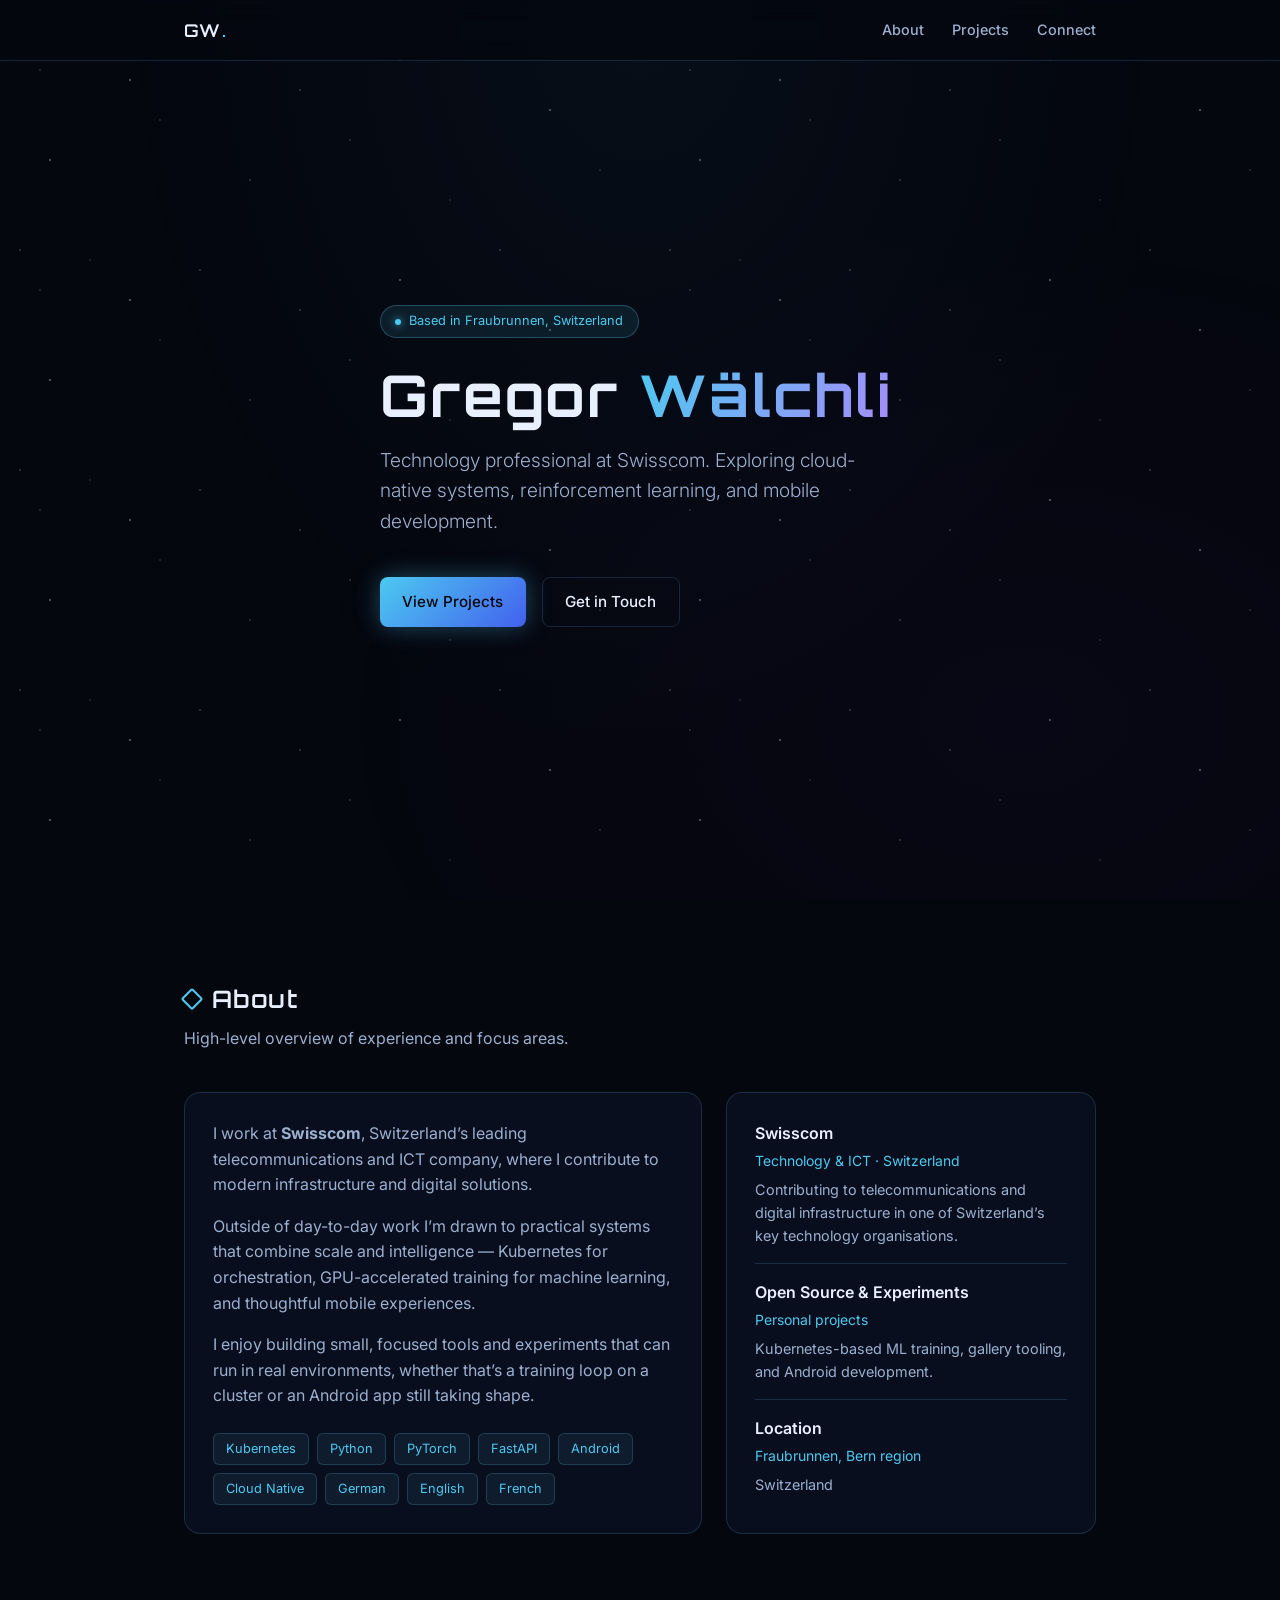
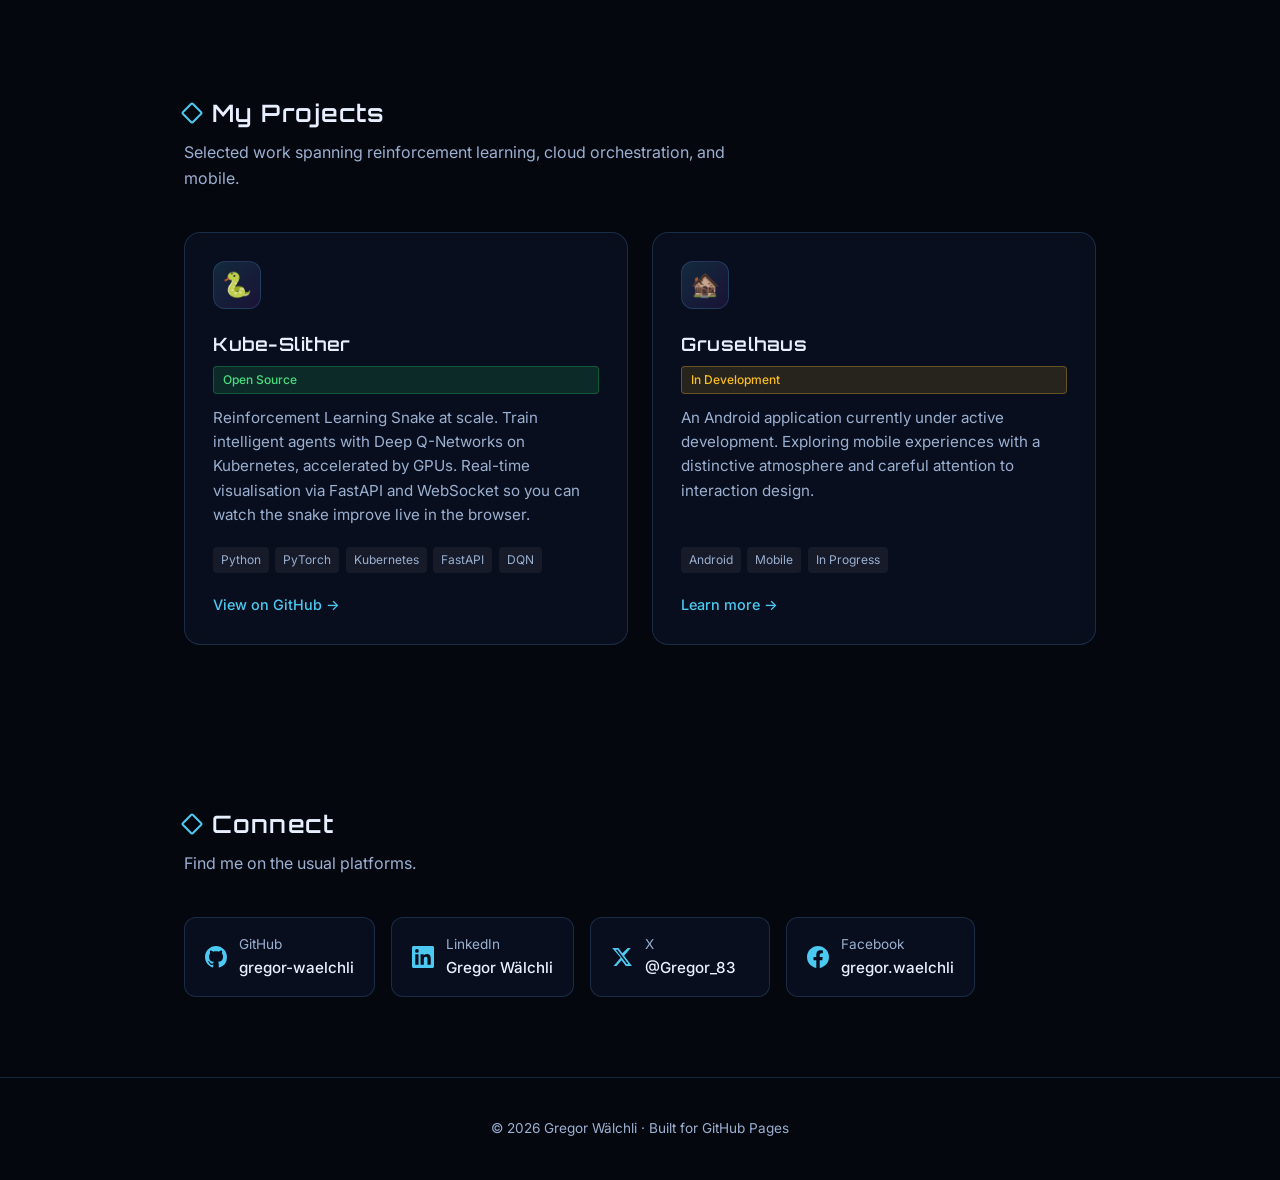
<file: index.html>
<!DOCTYPE html>
<html lang="en">
<head>
  <meta charset="UTF-8">
  <meta name="viewport" content="width=device-width, initial-scale=1.0">
  <title>Gregor Wälchli | Technology & Exploration</title>
  <meta name="description" content="Personal homepage of Gregor Wälchli – Swisscom, Kubernetes, AI, Android development. Based in Fraubrunnen, Switzerland.">
  <link rel="preconnect" href="https://fonts.googleapis.com">
  <link rel="preconnect" href="https://fonts.gstatic.com" crossorigin>
  <link href="https://fonts.googleapis.com/css2?family=Inter:wght@300;400;500;600;700&family=Orbitron:wght@500;600;700&display=swap" rel="stylesheet">
  <style>
    :root {
      --bg-deep: #05070f;
      --bg-card: rgba(12, 18, 36, 0.72);
      --border: rgba(100, 180, 255, 0.18);
      --accent: #4cc9f0;
      --accent-2: #7b2cbf;
      --text: #e8f0ff;
      --text-muted: #9bb0d0;
      --glow: 0 0 24px rgba(76, 201, 240, 0.35);
    }

    * {
      margin: 0;
      padding: 0;
      box-sizing: border-box;
    }

    html {
      scroll-behavior: smooth;
    }

    body {
      font-family: 'Inter', system-ui, sans-serif;
      background: var(--bg-deep);
      color: var(--text);
      line-height: 1.6;
      overflow-x: hidden;
      min-height: 100vh;
    }

    /* Starfield background */
    .stars {
      position: fixed;
      inset: 0;
      z-index: 0;
      pointer-events: none;
      background:
        radial-gradient(1px 1px at 20px 30px, #fff, transparent),
        radial-gradient(1px 1px at 40px 70px, rgba(255,255,255,0.8), transparent),
        radial-gradient(1.5px 1.5px at 50px 160px, #fff, transparent),
        radial-gradient(1px 1px at 90px 40px, rgba(255,255,255,0.6), transparent),
        radial-gradient(1.5px 1.5px at 130px 80px, #fff, transparent),
        radial-gradient(1px 1px at 160px 120px, rgba(255,255,255,0.7), transparent),
        radial-gradient(1px 1px at 200px 50px, #fff, transparent),
        radial-gradient(1.5px 1.5px at 250px 180px, rgba(255,255,255,0.5), transparent),
        radial-gradient(1px 1px at 300px 90px, #fff, transparent),
        radial-gradient(1px 1px at 350px 140px, rgba(255,255,255,0.8), transparent),
        radial-gradient(1.5px 1.5px at 400px 60px, #fff, transparent),
        radial-gradient(1px 1px at 450px 200px, rgba(255,255,255,0.6), transparent),
        radial-gradient(1px 1px at 500px 30px, #fff, transparent),
        radial-gradient(1.5px 1.5px at 550px 110px, #fff, transparent),
        radial-gradient(1px 1px at 600px 170px, rgba(255,255,255,0.7), transparent);
      background-size: 650px 220px;
      animation: drift 120s linear infinite;
      opacity: 0.55;
    }

    .stars::after {
      content: '';
      position: absolute;
      inset: 0;
      background: radial-gradient(ellipse at 50% 0%, rgba(76, 201, 240, 0.08) 0%, transparent 60%),
                  radial-gradient(ellipse at 80% 80%, rgba(123, 44, 191, 0.07) 0%, transparent 50%);
    }

    @keyframes drift {
      from { background-position: 0 0; }
      to { background-position: 650px 220px; }
    }

    /* Layout */
    .container {
      position: relative;
      z-index: 1;
      max-width: 960px;
      margin: 0 auto;
      padding: 0 1.5rem;
    }

    /* Navigation */
    nav {
      position: fixed;
      top: 0;
      left: 0;
      right: 0;
      z-index: 100;
      padding: 1rem 0;
      background: rgba(5, 7, 15, 0.75);
      backdrop-filter: blur(12px);
      border-bottom: 1px solid var(--border);
      transition: background 0.3s;
    }

    nav .container {
      display: flex;
      justify-content: space-between;
      align-items: center;
    }

    .logo {
      font-family: 'Orbitron', sans-serif;
      font-weight: 600;
      font-size: 1.1rem;
      letter-spacing: 0.08em;
      color: var(--text);
      text-decoration: none;
    }

    .logo span {
      color: var(--accent);
    }

    .nav-links {
      display: flex;
      gap: 1.75rem;
      list-style: none;
    }

    .nav-links a {
      color: var(--text-muted);
      text-decoration: none;
      font-size: 0.9rem;
      font-weight: 500;
      transition: color 0.2s;
    }

    .nav-links a:hover {
      color: var(--accent);
    }

    /* Hero */
    .hero {
      min-height: 100vh;
      display: flex;
      flex-direction: column;
      justify-content: center;
      padding: 6rem 0 4rem;
    }

    .hero-badge {
      display: inline-flex;
      align-items: center;
      gap: 0.5rem;
      padding: 0.35rem 0.9rem;
      background: rgba(76, 201, 240, 0.1);
      border: 1px solid rgba(76, 201, 240, 0.3);
      border-radius: 999px;
      font-size: 0.8rem;
      color: var(--accent);
      margin-bottom: 1.5rem;
      width: fit-content;
    }

    .hero-badge::before {
      content: '';
      width: 6px;
      height: 6px;
      background: var(--accent);
      border-radius: 50%;
      box-shadow: 0 0 8px var(--accent);
      animation: pulse 2s ease-in-out infinite;
    }

    @keyframes pulse {
      0%, 100% { opacity: 1; }
      50% { opacity: 0.4; }
    }

    h1 {
      font-family: 'Orbitron', sans-serif;
      font-size: clamp(2.4rem, 6vw, 3.6rem);
      font-weight: 700;
      letter-spacing: 0.04em;
      line-height: 1.15;
      margin-bottom: 1rem;
    }

    h1 .highlight {
      background: linear-gradient(120deg, var(--accent), #a78bfa);
      -webkit-background-clip: text;
      -webkit-text-fill-color: transparent;
      background-clip: text;
    }

    .hero-sub {
      font-size: 1.2rem;
      color: var(--text-muted);
      max-width: 520px;
      margin-bottom: 2.5rem;
      font-weight: 300;
    }

    .hero-cta {
      display: flex;
      flex-wrap: wrap;
      gap: 1rem;
    }

    .btn {
      display: inline-flex;
      align-items: center;
      gap: 0.5rem;
      padding: 0.75rem 1.4rem;
      border-radius: 8px;
      font-weight: 500;
      font-size: 0.95rem;
      text-decoration: none;
      transition: all 0.25s ease;
      cursor: pointer;
      border: none;
    }

    .btn-primary {
      background: linear-gradient(135deg, #4cc9f0, #4361ee);
      color: #05070f;
      box-shadow: var(--glow);
    }

    .btn-primary:hover {
      transform: translateY(-2px);
      box-shadow: 0 0 32px rgba(76, 201, 240, 0.5);
    }

    .btn-ghost {
      background: transparent;
      color: var(--text);
      border: 1px solid var(--border);
    }

    .btn-ghost:hover {
      border-color: var(--accent);
      color: var(--accent);
      background: rgba(76, 201, 240, 0.06);
    }

    /* Sections */
    section {
      padding: 5rem 0;
    }

    .section-title {
      font-family: 'Orbitron', sans-serif;
      font-size: 1.5rem;
      font-weight: 600;
      letter-spacing: 0.06em;
      margin-bottom: 0.5rem;
      display: flex;
      align-items: center;
      gap: 0.75rem;
    }

    .section-title::before {
      content: '';
      width: 12px;
      height: 12px;
      border: 2px solid var(--accent);
      border-radius: 2px;
      transform: rotate(45deg);
    }

    .section-lead {
      color: var(--text-muted);
      margin-bottom: 2.5rem;
      max-width: 560px;
    }

    /* Cards */
    .card {
      background: var(--bg-card);
      border: 1px solid var(--border);
      border-radius: 16px;
      padding: 1.75rem;
      backdrop-filter: blur(8px);
      transition: border-color 0.25s, transform 0.25s, box-shadow 0.25s;
    }

    .card:hover {
      border-color: rgba(76, 201, 240, 0.4);
      transform: translateY(-3px);
      box-shadow: 0 12px 40px rgba(0, 0, 0, 0.35);
    }

    /* About / CV */
    .about-grid {
      display: grid;
      grid-template-columns: 1fr;
      gap: 1.5rem;
    }

    @media (min-width: 700px) {
      .about-grid {
        grid-template-columns: 1.4fr 1fr;
      }
    }

    .about-text p {
      margin-bottom: 1rem;
      color: var(--text-muted);
    }

    .about-text p:last-child {
      margin-bottom: 0;
    }

    .cv-list {
      list-style: none;
    }

    .cv-item {
      padding: 1rem 0;
      border-bottom: 1px solid var(--border);
    }

    .cv-item:last-child {
      border-bottom: none;
      padding-bottom: 0;
    }

    .cv-item:first-child {
      padding-top: 0;
    }

    .cv-role {
      font-weight: 600;
      color: var(--text);
      margin-bottom: 0.2rem;
    }

    .cv-meta {
      font-size: 0.875rem;
      color: var(--accent);
      margin-bottom: 0.35rem;
    }

    .cv-desc {
      font-size: 0.9rem;
      color: var(--text-muted);
    }

    .skills {
      display: flex;
      flex-wrap: wrap;
      gap: 0.5rem;
      margin-top: 1.5rem;
    }

    .skill {
      padding: 0.3rem 0.75rem;
      background: rgba(76, 201, 240, 0.08);
      border: 1px solid rgba(76, 201, 240, 0.2);
      border-radius: 6px;
      font-size: 0.8rem;
      color: var(--accent);
    }

    /* Projects */
    .projects-grid {
      display: grid;
      grid-template-columns: 1fr;
      gap: 1.5rem;
    }

    @media (min-width: 640px) {
      .projects-grid {
        grid-template-columns: 1fr 1fr;
      }
    }

    .project-card {
      display: flex;
      flex-direction: column;
      height: 100%;
    }

    .project-icon {
      width: 48px;
      height: 48px;
      border-radius: 12px;
      display: flex;
      align-items: center;
      justify-content: center;
      font-size: 1.5rem;
      margin-bottom: 1.25rem;
      background: linear-gradient(135deg, rgba(76, 201, 240, 0.15), rgba(123, 44, 191, 0.15));
      border: 1px solid var(--border);
    }

    .project-title {
      font-family: 'Orbitron', sans-serif;
      font-size: 1.15rem;
      font-weight: 600;
      margin-bottom: 0.5rem;
      letter-spacing: 0.03em;
    }

    .project-status {
      display: inline-block;
      font-size: 0.75rem;
      padding: 0.2rem 0.55rem;
      border-radius: 4px;
      margin-bottom: 0.75rem;
      font-weight: 500;
    }

    .status-live {
      background: rgba(34, 197, 94, 0.15);
      color: #4ade80;
      border: 1px solid rgba(34, 197, 94, 0.3);
    }

    .status-dev {
      background: rgba(251, 191, 36, 0.12);
      color: #fbbf24;
      border: 1px solid rgba(251, 191, 36, 0.3);
    }

    .project-desc {
      color: var(--text-muted);
      font-size: 0.95rem;
      flex-grow: 1;
      margin-bottom: 1.25rem;
    }

    .project-tags {
      display: flex;
      flex-wrap: wrap;
      gap: 0.4rem;
      margin-bottom: 1.25rem;
    }

    .tag {
      font-size: 0.75rem;
      padding: 0.2rem 0.5rem;
      background: rgba(255, 255, 255, 0.05);
      border-radius: 4px;
      color: var(--text-muted);
    }

    .project-link {
      color: var(--accent);
      text-decoration: none;
      font-size: 0.9rem;
      font-weight: 500;
      display: inline-flex;
      align-items: center;
      gap: 0.35rem;
      transition: gap 0.2s;
    }

    .project-link:hover {
      gap: 0.55rem;
    }

    /* Contact */
    .contact-grid {
      display: flex;
      flex-wrap: wrap;
      gap: 1rem;
    }

    .contact-link {
      display: flex;
      align-items: center;
      gap: 0.75rem;
      padding: 1rem 1.25rem;
      background: var(--bg-card);
      border: 1px solid var(--border);
      border-radius: 12px;
      text-decoration: none;
      color: var(--text);
      transition: all 0.25s;
      min-width: 180px;
    }

    .contact-link:hover {
      border-color: var(--accent);
      transform: translateY(-2px);
      box-shadow: 0 8px 24px rgba(0, 0, 0, 0.3);
    }

    .contact-link svg {
      width: 22px;
      height: 22px;
      fill: var(--accent);
      flex-shrink: 0;
    }

    .contact-label {
      font-size: 0.85rem;
      color: var(--text-muted);
    }

    .contact-value {
      font-weight: 500;
      font-size: 0.95rem;
    }

    /* Footer */
    footer {
      padding: 2.5rem 0;
      border-top: 1px solid var(--border);
      text-align: center;
      color: var(--text-muted);
      font-size: 0.85rem;
    }

    footer a {
      color: var(--accent);
      text-decoration: none;
    }

    /* Mobile nav */
    .nav-toggle {
      display: none;
      background: none;
      border: none;
      color: var(--text);
      font-size: 1.5rem;
      cursor: pointer;
    }

    @media (max-width: 640px) {
      .nav-links {
        display: none;
        position: absolute;
        top: 100%;
        left: 0;
        right: 0;
        background: rgba(5, 7, 15, 0.95);
        flex-direction: column;
        padding: 1rem 1.5rem;
        gap: 1rem;
        border-bottom: 1px solid var(--border);
      }

      .nav-links.open {
        display: flex;
      }

      .nav-toggle {
        display: block;
      }
    }
  </style>
</head>
<body>
  <div class="stars" aria-hidden="true"></div>

  <nav>
    <div class="container">
      <a href="#" class="logo">GW<span>.</span></a>
      <button class="nav-toggle" aria-label="Menu" id="navToggle">☰</button>
      <ul class="nav-links" id="navLinks">
        <li><a href="#about">About</a></li>
        <li><a href="#projects">Projects</a></li>
        <li><a href="#contact">Connect</a></li>
      </ul>
    </div>
  </nav>

  <header class="hero">
    <div class="container">
      <div class="hero-badge">Based in Fraubrunnen, Switzerland</div>
      <h1>Gregor <span class="highlight">Wälchli</span></h1>
      <p class="hero-sub">
        Technology professional at Swisscom. Exploring cloud-native systems, reinforcement learning, and mobile development.
      </p>
      <div class="hero-cta">
        <a href="#projects" class="btn btn-primary">View Projects</a>
        <a href="#contact" class="btn btn-ghost">Get in Touch</a>
      </div>
    </div>
  </header>

  <section id="about">
    <div class="container">
      <h2 class="section-title">About</h2>
      <p class="section-lead">High-level overview of experience and focus areas.</p>

      <div class="about-grid">
        <div class="card about-text">
          <p>
            I work at <strong>Swisscom</strong>, Switzerland’s leading telecommunications and ICT company, where I contribute to modern infrastructure and digital solutions.
          </p>
          <p>
            Outside of day-to-day work I’m drawn to practical systems that combine scale and intelligence — Kubernetes for orchestration, GPU-accelerated training for machine learning, and thoughtful mobile experiences.
          </p>
          <p>
            I enjoy building small, focused tools and experiments that can run in real environments, whether that’s a training loop on a cluster or an Android app still taking shape.
          </p>
          <div class="skills">
            <span class="skill">Kubernetes</span>
            <span class="skill">Python</span>
            <span class="skill">PyTorch</span>
            <span class="skill">FastAPI</span>
            <span class="skill">Android</span>
            <span class="skill">Cloud Native</span>
            <span class="skill">German</span>
            <span class="skill">English</span>
            <span class="skill">French</span>
          </div>
        </div>

        <div class="card">
          <ul class="cv-list">
            <li class="cv-item">
              <div class="cv-role">Swisscom</div>
              <div class="cv-meta">Technology &amp; ICT · Switzerland</div>
              <div class="cv-desc">Contributing to telecommunications and digital infrastructure in one of Switzerland’s key technology organisations.</div>
            </li>
            <li class="cv-item">
              <div class="cv-role">Open Source &amp; Experiments</div>
              <div class="cv-meta">Personal projects</div>
              <div class="cv-desc">Kubernetes-based ML training, gallery tooling, and Android development.</div>
            </li>
            <li class="cv-item">
              <div class="cv-role">Location</div>
              <div class="cv-meta">Fraubrunnen, Bern region</div>
              <div class="cv-desc">Switzerland</div>
            </li>
          </ul>
        </div>
      </div>
    </div>
  </section>

  <section id="projects">
    <div class="container">
      <h2 class="section-title">My Projects</h2>
      <p class="section-lead">Selected work spanning reinforcement learning, cloud orchestration, and mobile.</p>

      <div class="projects-grid">
        <!-- kube-slither -->
        <article class="card project-card">
          <div class="project-icon">🐍</div>
          <h3 class="project-title">Kube-Slither</h3>
          <span class="project-status status-live">Open Source</span>
          <p class="project-desc">
            Reinforcement Learning Snake at scale. Train intelligent agents with Deep Q-Networks on Kubernetes, accelerated by GPUs. Real-time visualisation via FastAPI and WebSocket so you can watch the snake improve live in the browser.
          </p>
          <div class="project-tags">
            <span class="tag">Python</span>
            <span class="tag">PyTorch</span>
            <span class="tag">Kubernetes</span>
            <span class="tag">FastAPI</span>
            <span class="tag">DQN</span>
          </div>
          <a href="https://github.com/gregor-waelchli/kube-slither" class="project-link" target="_blank" rel="noopener">
            View on GitHub →
          </a>
        </article>

        <!-- Gruselhaus -->
        <article class="card project-card">
          <div class="project-icon">🏚️</div>
          <h3 class="project-title">Gruselhaus</h3>
          <span class="project-status status-dev">In Development</span>
          <p class="project-desc">
            An Android application currently under active development. Exploring mobile experiences with a distinctive atmosphere and careful attention to interaction design.
          </p>
          <div class="project-tags">
            <span class="tag">Android</span>
            <span class="tag">Mobile</span>
            <span class="tag">In Progress</span>
          </div>
          <a href="gruselhaus.html" class="project-link">
            Learn more →
          </a>
        </article>
      </div>
    </div>
  </section>

  <section id="contact">
    <div class="container">
      <h2 class="section-title">Connect</h2>
      <p class="section-lead">Find me on the usual platforms.</p>

      <div class="contact-grid">
        <a href="https://github.com/gregor-waelchli" class="contact-link" target="_blank" rel="noopener">
          <svg viewBox="0 0 24 24" aria-hidden="true"><path d="M12 0C5.37 0 0 5.37 0 12c0 5.31 3.435 9.795 8.205 11.385.6.105.825-.255.825-.57 0-.285-.015-1.23-.015-2.235-3.015.555-3.795-.735-4.035-1.41-.135-.345-.72-1.41-1.23-1.695-.42-.225-1.02-.78-.015-.795.945-.015 1.62.87 1.845 1.23 1.08 1.815 2.805 1.305 3.495.99.105-.78.42-1.305.765-1.605-2.67-.3-5.46-1.335-5.46-5.925 0-1.305.465-2.385 1.23-3.225-.12-.3-.54-1.53.12-3.18 0 0 1.005-.315 3.3 1.23.96-.27 1.98-.405 3-.405s2.04.135 3 .405c2.295-1.56 3.3-1.23 3.3-1.23.66 1.65.24 2.88.12 3.18.765.84 1.23 1.905 1.23 3.225 0 4.605-2.805 5.625-5.475 5.925.435.375.81 1.095.81 2.22 0 1.605-.015 2.895-.015 3.3 0 .315.225.69.825.57A12.02 12.02 0 0024 12c0-6.63-5.37-12-12-12z"/></svg>
          <div>
            <div class="contact-label">GitHub</div>
            <div class="contact-value">gregor-waelchli</div>
          </div>
        </a>

        <a href="https://www.linkedin.com/in/gregor-w%C3%A4lchli-3ab8a1136/" class="contact-link" target="_blank" rel="noopener">
          <svg viewBox="0 0 24 24" aria-hidden="true"><path d="M20.447 20.452h-3.554v-5.569c0-1.328-.027-3.037-1.852-3.037-1.853 0-2.136 1.445-2.136 2.939v5.667H9.351V9h3.414v1.561h.046c.477-.9 1.637-1.85 3.37-1.85 3.601 0 4.267 2.37 4.267 5.455v6.286zM5.337 7.433a2.062 2.062 0 01-2.063-2.065 2.064 2.064 0 112.063 2.065zm1.782 13.019H3.555V9h3.564v11.452zM22.225 0H1.771C.792 0 0 .774 0 1.729v20.542C0 23.227.792 24 1.771 24h20.451C23.2 24 24 23.227 24 22.271V1.729C24 .774 23.2 0 22.222 0h.003z"/></svg>
          <div>
            <div class="contact-label">LinkedIn</div>
            <div class="contact-value">Gregor Wälchli</div>
          </div>
        </a>

        <a href="https://x.com/Gregor_83" class="contact-link" target="_blank" rel="noopener">
          <svg viewBox="0 0 24 24" aria-hidden="true"><path d="M18.244 2.25h3.308l-7.227 8.26 8.502 11.24H16.17l-4.714-6.231-5.401 6.231H2.792l7.719-8.835L1.254 2.25H8.08l4.251 5.622 5.913-5.622zm-1.161 17.52h1.833L7.084 4.126H5.117z"/></svg>
          <div>
            <div class="contact-label">X</div>
            <div class="contact-value">@Gregor_83</div>
          </div>
        </a>

        <a href="https://www.facebook.com/gregor.waelchli/" class="contact-link" target="_blank" rel="noopener">
          <svg viewBox="0 0 24 24" aria-hidden="true"><path d="M24 12.073c0-6.627-5.373-12-12-12s-12 5.373-12 12c0 5.99 4.388 10.954 10.125 11.854v-8.385H7.078v-3.47h3.047V9.43c0-3.007 1.792-4.669 4.533-4.669 1.312 0 2.686.235 2.686.235v2.953H15.83c-1.491 0-1.956.925-1.956 1.874v2.25h3.328l-.532 3.47h-2.796v8.385C19.612 23.027 24 18.062 24 12.073z"/></svg>
          <div>
            <div class="contact-label">Facebook</div>
            <div class="contact-value">gregor.waelchli</div>
          </div>
        </a>
      </div>
    </div>
  </section>

  <footer>
    <div class="container">
      <p>© <span id="year"></span> Gregor Wälchli · Built for GitHub Pages</p>
    </div>
  </footer>

  <script>
    // Year
    document.getElementById('year').textContent = new Date().getFullYear();

    // Mobile nav
    const toggle = document.getElementById('navToggle');
    const links = document.getElementById('navLinks');
    toggle.addEventListener('click', () => {
      links.classList.toggle('open');
    });

    // Close mobile nav on link click
    links.querySelectorAll('a').forEach(a => {
      a.addEventListener('click', () => links.classList.remove('open'));
    });

    // Subtle parallax on starfield (lightweight)
    const stars = document.querySelector('.stars');
    window.addEventListener('scroll', () => {
      const y = window.scrollY * 0.15;
      stars.style.transform = `translateY(${y}px)`;
    }, { passive: true });
  </script>
</body>
</html>
</file>
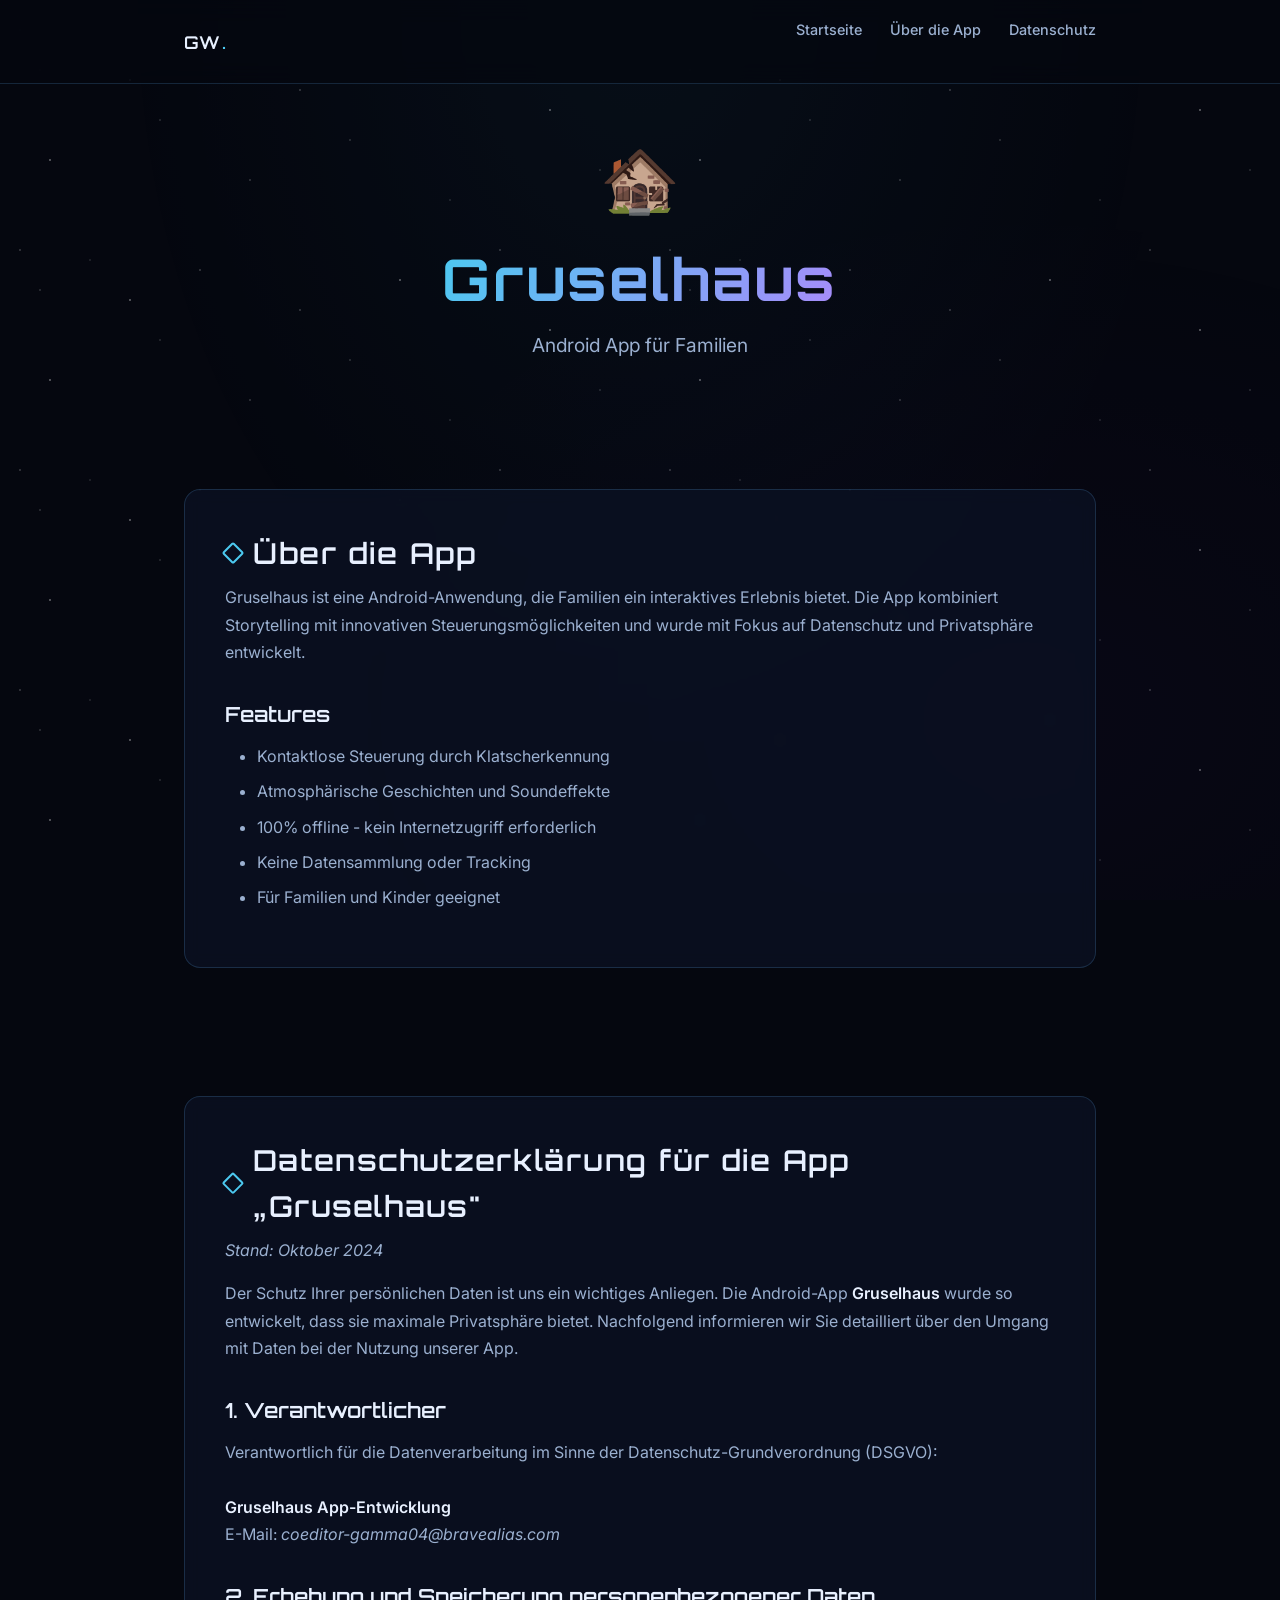
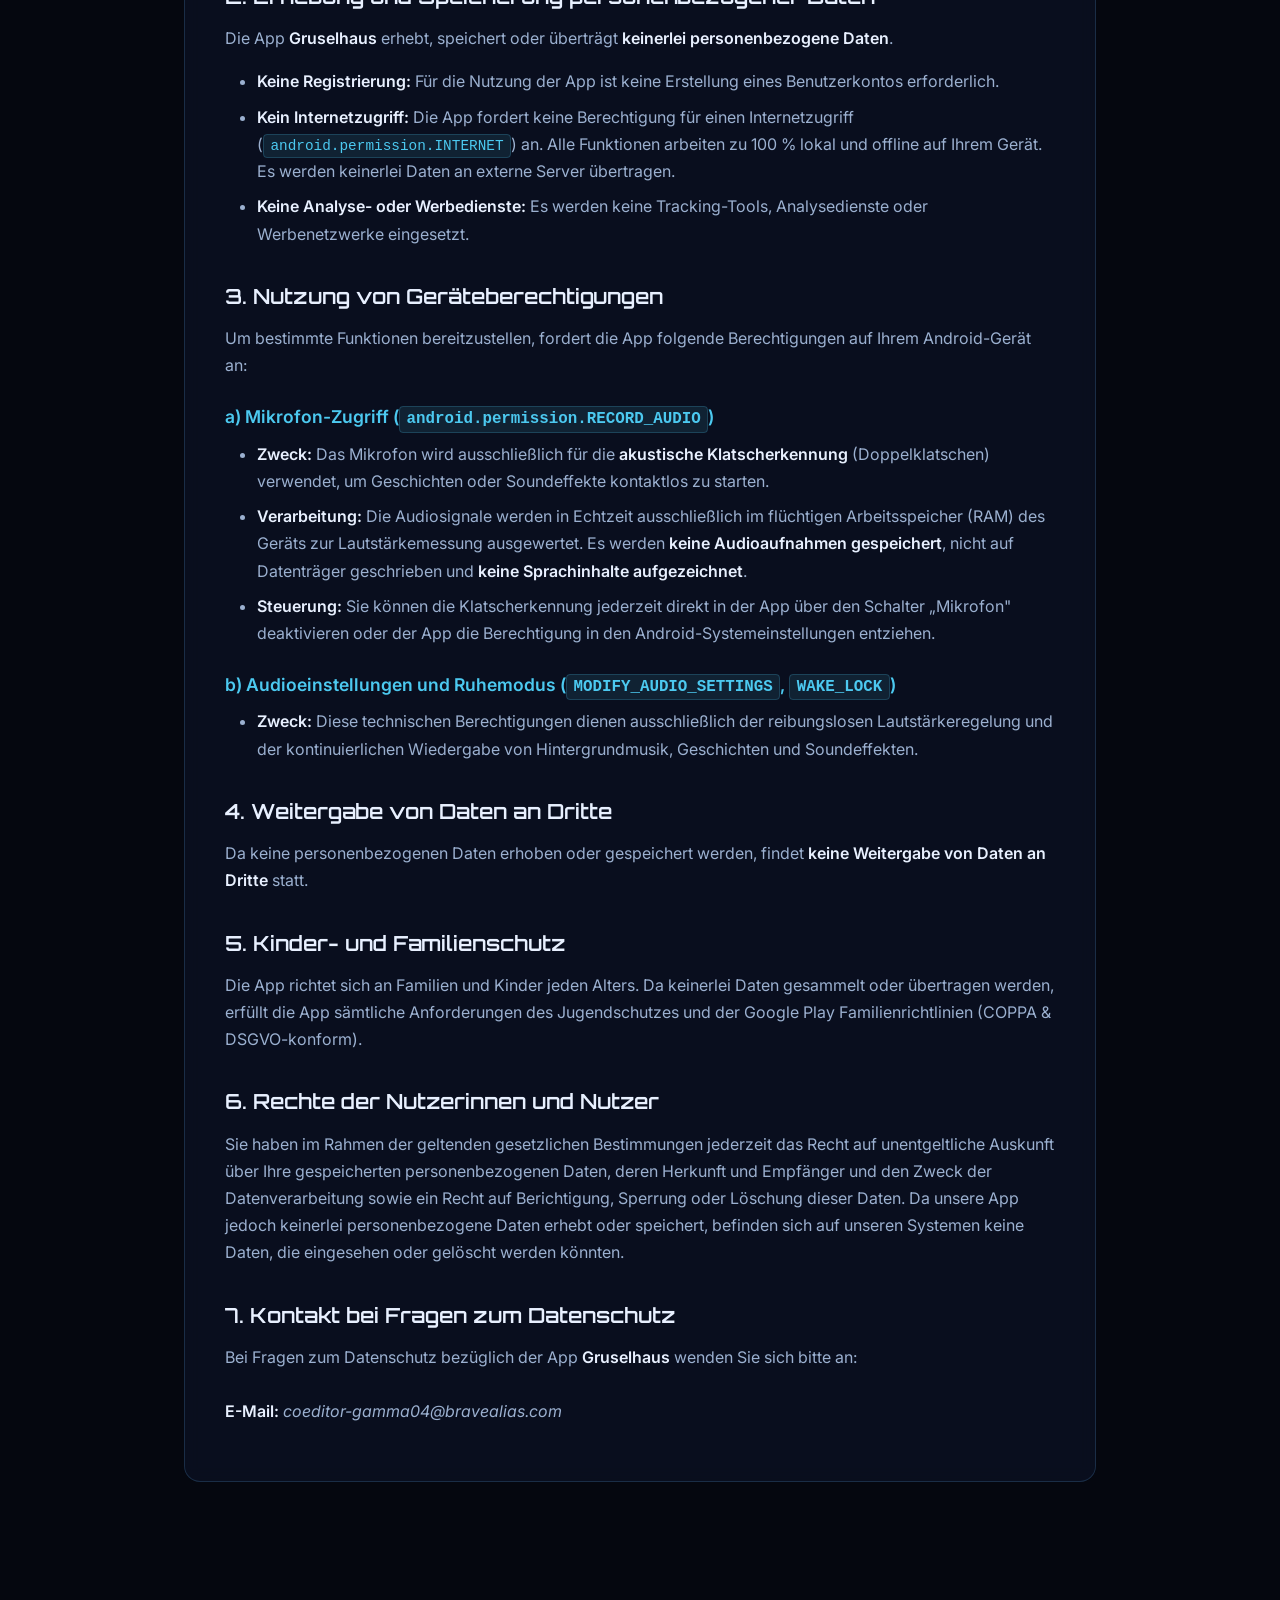
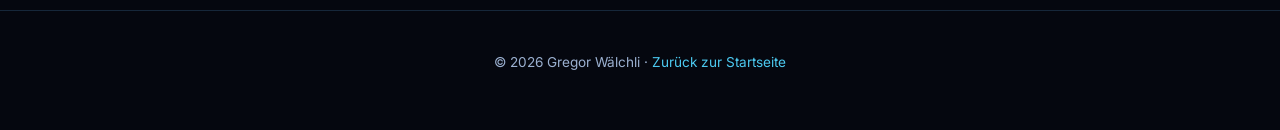
<file: gruselhaus.html>
<!DOCTYPE html>
<html lang="de">
<head>
  <meta charset="UTF-8">
  <meta name="viewport" content="width=device-width, initial-scale=1.0">
  <title>Gruselhaus - Gregor Wälchli</title>
  <meta name="description" content="Gruselhaus Android App - Datenschutzerklärung und Informationen">
  <link rel="preconnect" href="https://fonts.googleapis.com">
  <link rel="preconnect" href="https://fonts.gstatic.com" crossorigin>
  <link href="https://fonts.googleapis.com/css2?family=Inter:wght@300;400;500;600;700&family=Orbitron:wght@500;600;700&display=swap" rel="stylesheet">
  <style>
    :root {
      --bg-deep: #05070f;
      --bg-card: rgba(12, 18, 36, 0.72);
      --border: rgba(100, 180, 255, 0.18);
      --accent: #4cc9f0;
      --accent-2: #7b2cbf;
      --text: #e8f0ff;
      --text-muted: #9bb0d0;
      --glow: 0 0 24px rgba(76, 201, 240, 0.35);
    }

    * {
      margin: 0;
      padding: 0;
      box-sizing: border-box;
    }

    html {
      scroll-behavior: smooth;
    }

    body {
      font-family: 'Inter', system-ui, sans-serif;
      background: var(--bg-deep);
      color: var(--text);
      line-height: 1.6;
      overflow-x: hidden;
      min-height: 100vh;
    }

    /* Starfield background */
    .stars {
      position: fixed;
      inset: 0;
      z-index: 0;
      pointer-events: none;
      background:
        radial-gradient(1px 1px at 20px 30px, #fff, transparent),
        radial-gradient(1px 1px at 40px 70px, rgba(255,255,255,0.8), transparent),
        radial-gradient(1.5px 1.5px at 50px 160px, #fff, transparent),
        radial-gradient(1px 1px at 90px 40px, rgba(255,255,255,0.6), transparent),
        radial-gradient(1.5px 1.5px at 130px 80px, #fff, transparent),
        radial-gradient(1px 1px at 160px 120px, rgba(255,255,255,0.7), transparent),
        radial-gradient(1px 1px at 200px 50px, #fff, transparent),
        radial-gradient(1.5px 1.5px at 250px 180px, rgba(255,255,255,0.5), transparent),
        radial-gradient(1px 1px at 300px 90px, #fff, transparent),
        radial-gradient(1px 1px at 350px 140px, rgba(255,255,255,0.8), transparent),
        radial-gradient(1.5px 1.5px at 400px 60px, #fff, transparent),
        radial-gradient(1px 1px at 450px 200px, rgba(255,255,255,0.6), transparent),
        radial-gradient(1px 1px at 500px 30px, #fff, transparent),
        radial-gradient(1.5px 1.5px at 550px 110px, #fff, transparent),
        radial-gradient(1px 1px at 600px 170px, rgba(255,255,255,0.7), transparent);
      background-size: 650px 220px;
      animation: drift 120s linear infinite;
      opacity: 0.55;
    }

    .stars::after {
      content: '';
      position: absolute;
      inset: 0;
      background: radial-gradient(ellipse at 50% 0%, rgba(76, 201, 240, 0.08) 0%, transparent 60%),
                  radial-gradient(ellipse at 80% 80%, rgba(123, 44, 191, 0.07) 0%, transparent 50%);
    }

    @keyframes drift {
      from { background-position: 0 0; }
      to { background-position: 650px 220px; }
    }

    /* Layout */
    .container {
      position: relative;
      z-index: 1;
      max-width: 960px;
      margin: 0 auto;
      padding: 0 1.5rem;
    }

    /* Navigation */
    nav {
      position: fixed;
      top: 0;
      left: 0;
      right: 0;
      z-index: 100;
      padding: 1rem 0;
      background: rgba(5, 7, 15, 0.75);
      backdrop-filter: blur(12px);
      border-bottom: 1px solid var(--border);
      transition: background 0.3s;
    }

    nav .container {
      display: flex;
      justify-content: space-between;
      align-items: center;
    }

    .logo {
      font-family: 'Orbitron', sans-serif;
      font-weight: 600;
      font-size: 1.1rem;
      letter-spacing: 0.08em;
      color: var(--text);
      text-decoration: none;
    }

    .logo span {
      color: var(--accent);
    }

    .nav-links {
      display: flex;
      gap: 1.75rem;
      list-style: none;
    }

    .nav-links a {
      color: var(--text-muted);
      text-decoration: none;
      font-size: 0.9rem;
      font-weight: 500;
      transition: color 0.2s;
    }

    .nav-links a:hover {
      color: var(--accent);
    }

    /* Header */
    .page-header {
      padding: 8rem 0 3rem;
      text-align: center;
    }

    .page-icon {
      font-size: 4rem;
      margin-bottom: 1rem;
    }

    h1 {
      font-family: 'Orbitron', sans-serif;
      font-size: clamp(2.4rem, 6vw, 3.6rem);
      font-weight: 700;
      letter-spacing: 0.04em;
      line-height: 1.15;
      margin-bottom: 1rem;
    }

    h1 .highlight {
      background: linear-gradient(120deg, var(--accent), #a78bfa);
      -webkit-background-clip: text;
      -webkit-text-fill-color: transparent;
      background-clip: text;
    }

    .page-subtitle {
      font-size: 1.2rem;
      color: var(--text-muted);
      margin-bottom: 2rem;
    }

    /* Content sections */
    section {
      padding: 3rem 0;
    }

    .section-title {
      font-family: 'Orbitron', sans-serif;
      font-size: 1.8rem;
      font-weight: 600;
      letter-spacing: 0.06em;
      margin-bottom: 0.5rem;
      display: flex;
      align-items: center;
      gap: 0.75rem;
    }

    .section-title::before {
      content: '';
      width: 12px;
      height: 12px;
      border: 2px solid var(--accent);
      border-radius: 2px;
      transform: rotate(45deg);
    }

    h3 {
      font-family: 'Orbitron', sans-serif;
      font-size: 1.3rem;
      font-weight: 600;
      color: var(--text);
      margin-top: 2rem;
      margin-bottom: 0.75rem;
    }

    h4 {
      font-size: 1.1rem;
      font-weight: 600;
      color: var(--accent);
      margin-top: 1.5rem;
      margin-bottom: 0.5rem;
    }

    /* Card */
    .card {
      background: var(--bg-card);
      border: 1px solid var(--border);
      border-radius: 16px;
      padding: 2.5rem;
      backdrop-filter: blur(8px);
      margin-bottom: 2rem;
    }

    p {
      margin-bottom: 1rem;
      color: var(--text-muted);
      line-height: 1.7;
    }

    ul {
      margin-left: 2rem;
      margin-bottom: 1rem;
      color: var(--text-muted);
    }

    li {
      margin-bottom: 0.5rem;
      line-height: 1.7;
    }

    code {
      background: rgba(76, 201, 240, 0.1);
      border: 1px solid rgba(76, 201, 240, 0.2);
      padding: 0.2rem 0.4rem;
      border-radius: 4px;
      font-size: 0.9em;
      color: var(--accent);
      font-family: 'Courier New', monospace;
    }

    strong {
      color: var(--text);
      font-weight: 600;
    }

    em {
      color: var(--text-muted);
      font-style: italic;
    }

    /* Footer */
    footer {
      padding: 2.5rem 0;
      border-top: 1px solid var(--border);
      text-align: center;
      color: var(--text-muted);
      font-size: 0.85rem;
      margin-top: 3rem;
    }

    footer a {
      color: var(--accent);
      text-decoration: none;
      transition: color 0.2s;
    }

    footer a:hover {
      color: var(--text);
    }

    /* Mobile nav */
    .nav-toggle {
      display: none;
      background: none;
      border: none;
      color: var(--text);
      font-size: 1.5rem;
      cursor: pointer;
    }

    @media (max-width: 640px) {
      .nav-links {
        display: none;
        position: absolute;
        top: 100%;
        left: 0;
        right: 0;
        background: rgba(5, 7, 15, 0.95);
        flex-direction: column;
        padding: 1rem 1.5rem;
        gap: 1rem;
        border-bottom: 1px solid var(--border);
      }

      .nav-links.open {
        display: flex;
      }

      .nav-toggle {
        display: block;
      }

      .page-header {
        padding: 6rem 0 2rem;
      }

      .card {
        padding: 1.5rem;
      }
    }
  </style>
</head>
<body>
  <div class="stars" aria-hidden="true"></div>

  <nav>
    <div class="container">
      <a href="index.html" class="logo">GW<span>.</span></a>
      <button class="nav-toggle" aria-label="Menu" id="navToggle">☰</button>
      <ul class="nav-links" id="navLinks">
        <li><a href="index.html">Startseite</a></li>
        <li><a href="#about">Über die App</a></li>
        <li><a href="#datenschutz">Datenschutz</a></li>
      </ul>
    </div>
  </nav>

  <header class="page-header">
    <div class="container">
      <div class="page-icon">🏚️</div>
      <h1><span class="highlight">Gruselhaus</span></h1>
      <p class="page-subtitle">Android App für Familien</p>
    </div>
  </header>

  <main>
    <section id="about">
      <div class="container">
        <div class="card">
          <h2 class="section-title">Über die App</h2>
          <p>
            Gruselhaus ist eine Android-Anwendung, die Familien ein interaktives Erlebnis bietet. Die App kombiniert Storytelling mit innovativen Steuerungsmöglichkeiten und wurde mit Fokus auf Datenschutz und Privatsphäre entwickelt.
          </p>

          <h3>Features</h3>
          <ul>
            <li>Kontaktlose Steuerung durch Klatscherkennung</li>
            <li>Atmosphärische Geschichten und Soundeffekte</li>
            <li>100% offline - kein Internetzugriff erforderlich</li>
            <li>Keine Datensammlung oder Tracking</li>
            <li>Für Familien und Kinder geeignet</li>
          </ul>
        </div>
      </div>
    </section>

    <section id="datenschutz">
      <div class="container">
        <div class="card">
          <h2 class="section-title">Datenschutzerklärung für die App „Gruselhaus"</h2>

          <p><em>Stand: Oktober 2024</em></p>

          <p>Der Schutz Ihrer persönlichen Daten ist uns ein wichtiges Anliegen. Die Android-App <strong>Gruselhaus</strong> wurde so entwickelt, dass sie maximale Privatsphäre bietet. Nachfolgend informieren wir Sie detailliert über den Umgang mit Daten bei der Nutzung unserer App.</p>

          <h3>1. Verantwortlicher</h3>
          <p>
            Verantwortlich für die Datenverarbeitung im Sinne der Datenschutz-Grundverordnung (DSGVO):<br><br>
            <strong>Gruselhaus App-Entwicklung</strong><br>
            E-Mail: <em>coeditor-gamma04@bravealias.com</em>
          </p>

          <h3>2. Erhebung und Speicherung personenbezogener Daten</h3>
          <p>Die App <strong>Gruselhaus</strong> erhebt, speichert oder überträgt <strong>keinerlei personenbezogene Daten</strong>.</p>
          <ul>
            <li><strong>Keine Registrierung:</strong> Für die Nutzung der App ist keine Erstellung eines Benutzerkontos erforderlich.</li>
            <li><strong>Kein Internetzugriff:</strong> Die App fordert keine Berechtigung für einen Internetzugriff (<code>android.permission.INTERNET</code>) an. Alle Funktionen arbeiten zu 100 % lokal und offline auf Ihrem Gerät. Es werden keinerlei Daten an externe Server übertragen.</li>
            <li><strong>Keine Analyse- oder Werbedienste:</strong> Es werden keine Tracking-Tools, Analysedienste oder Werbenetzwerke eingesetzt.</li>
          </ul>

          <h3>3. Nutzung von Geräteberechtigungen</h3>
          <p>Um bestimmte Funktionen bereitzustellen, fordert die App folgende Berechtigungen auf Ihrem Android-Gerät an:</p>

          <h4>a) Mikrofon-Zugriff (<code>android.permission.RECORD_AUDIO</code>)</h4>
          <ul>
            <li><strong>Zweck:</strong> Das Mikrofon wird ausschließlich für die <strong>akustische Klatscherkennung</strong> (Doppelklatschen) verwendet, um Geschichten oder Soundeffekte kontaktlos zu starten.</li>
            <li><strong>Verarbeitung:</strong> Die Audiosignale werden in Echtzeit ausschließlich im flüchtigen Arbeitsspeicher (RAM) des Geräts zur Lautstärkemessung ausgewertet. Es werden <strong>keine Audioaufnahmen gespeichert</strong>, nicht auf Datenträger geschrieben und <strong>keine Sprachinhalte aufgezeichnet</strong>.</li>
            <li><strong>Steuerung:</strong> Sie können die Klatscherkennung jederzeit direkt in der App über den Schalter „Mikrofon" deaktivieren oder der App die Berechtigung in den Android-Systemeinstellungen entziehen.</li>
          </ul>

          <h4>b) Audioeinstellungen und Ruhemodus (<code>MODIFY_AUDIO_SETTINGS</code>, <code>WAKE_LOCK</code>)</h4>
          <ul>
            <li><strong>Zweck:</strong> Diese technischen Berechtigungen dienen ausschließlich der reibungslosen Lautstärkeregelung und der kontinuierlichen Wiedergabe von Hintergrundmusik, Geschichten und Soundeffekten.</li>
          </ul>

          <h3>4. Weitergabe von Daten an Dritte</h3>
          <p>Da keine personenbezogenen Daten erhoben oder gespeichert werden, findet <strong>keine Weitergabe von Daten an Dritte</strong> statt.</p>

          <h3>5. Kinder- und Familienschutz</h3>
          <p>Die App richtet sich an Familien und Kinder jeden Alters. Da keinerlei Daten gesammelt oder übertragen werden, erfüllt die App sämtliche Anforderungen des Jugendschutzes und der Google Play Familienrichtlinien (COPPA & DSGVO-konform).</p>

          <h3>6. Rechte der Nutzerinnen und Nutzer</h3>
          <p>Sie haben im Rahmen der geltenden gesetzlichen Bestimmungen jederzeit das Recht auf unentgeltliche Auskunft über Ihre gespeicherten personenbezogenen Daten, deren Herkunft und Empfänger und den Zweck der Datenverarbeitung sowie ein Recht auf Berichtigung, Sperrung oder Löschung dieser Daten. Da unsere App jedoch keinerlei personenbezogene Daten erhebt oder speichert, befinden sich auf unseren Systemen keine Daten, die eingesehen oder gelöscht werden könnten.</p>

          <h3>7. Kontakt bei Fragen zum Datenschutz</h3>
          <p>
            Bei Fragen zum Datenschutz bezüglich der App <strong>Gruselhaus</strong> wenden Sie sich bitte an:<br><br>
            <strong>E-Mail:</strong> <em>coeditor-gamma04@bravealias.com</em>
          </p>
        </div>
      </div>
    </section>
  </main>

  <footer>
    <div class="container">
      <p>© <span id="year"></span> Gregor Wälchli · <a href="index.html">Zurück zur Startseite</a></p>
    </div>
  </footer>

  <script>
    // Year
    document.getElementById('year').textContent = new Date().getFullYear();

    // Mobile nav
    const toggle = document.getElementById('navToggle');
    const links = document.getElementById('navLinks');
    toggle.addEventListener('click', () => {
      links.classList.toggle('open');
    });

    // Close mobile nav on link click
    links.querySelectorAll('a').forEach(a => {
      a.addEventListener('click', () => links.classList.remove('open'));
    });

    // Subtle parallax on starfield (lightweight)
    const stars = document.querySelector('.stars');
    window.addEventListener('scroll', () => {
      const y = window.scrollY * 0.15;
      stars.style.transform = `translateY(${y}px)`;
    }, { passive: true });
  </script>
</body>
</html>
</file>
